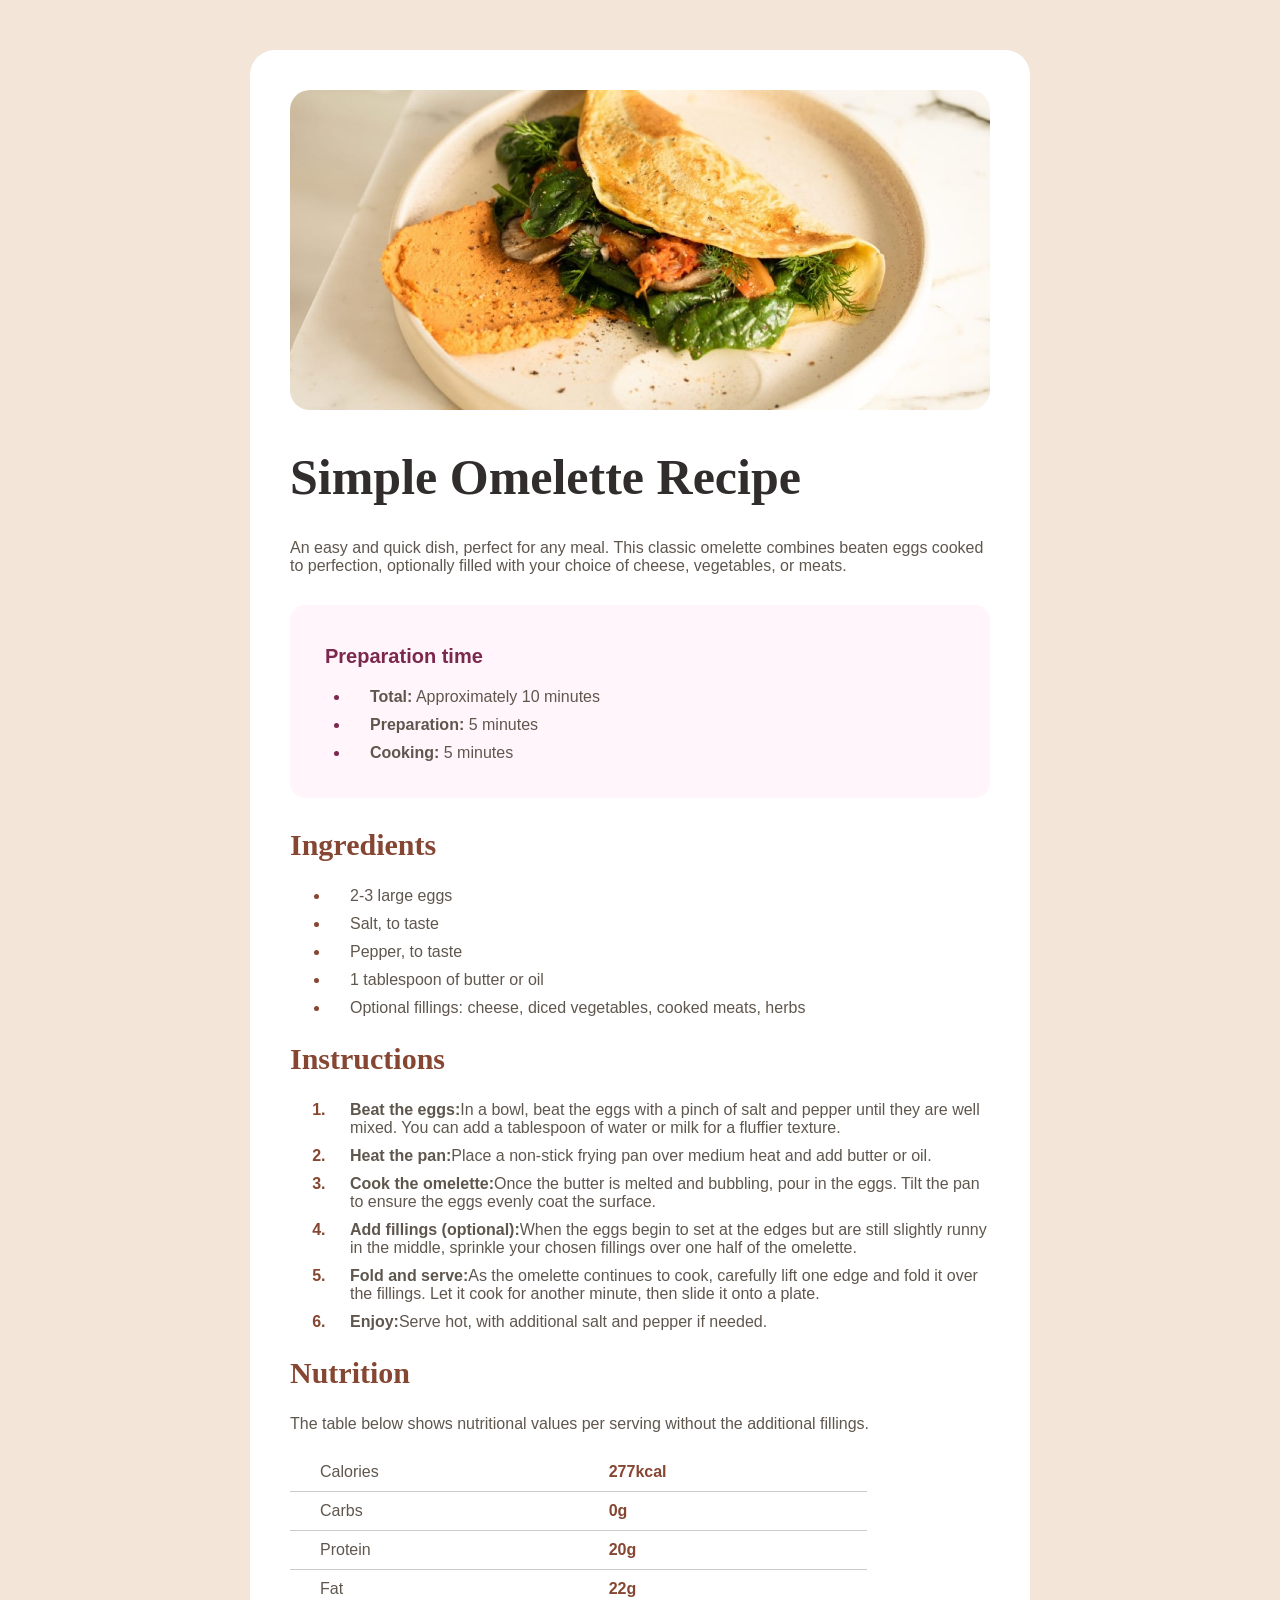
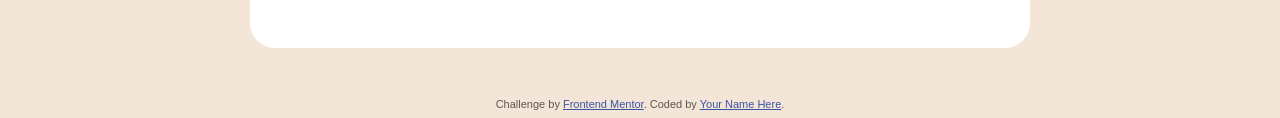
<file: recipe-page-main/index.html>
<!DOCTYPE html>
<html lang="en">
<head>
  <meta charset="UTF-8">
  <meta name="viewport" content="width=device-width, initial-scale=1.0"> <!-- displays site properly based on user's device -->

  <link rel="icon" type="image/png" sizes="32x32" href="./assets/images/favicon-32x32.png">
  
  <title>Frontend Mentor | Recipe page</title>

  <!-- Feel free to remove these styles or customise in your own stylesheet 👍 -->
  <style>
    .attribution { font-size: 11px; text-align: center; }
    .attribution a { color: hsl(228, 45%, 44%); }
  </style>
</head>
<body>
  <link rel="stylesheet" href="style.css">
<div id="cuadro">
  <div id="imagen"><img src="assets/images/image-omelette.jpeg" alt=""></div>
  <h1>Simple Omelette Recipe</h1>

  An easy and quick dish, perfect for any meal. This classic omelette combines beaten eggs cooked 
  to perfection, optionally filled with your choice of cheese, vegetables, or meats.
  <div id="cuadromorado">

  <h3>Preparation time</h3>
<ul id="listacolor">
  <li><strong>Total:</strong> Approximately 10 minutes</li>
  <li><strong>Preparation:</strong> 5 minutes</li>
  <li><strong>Cooking:</strong> 5 minutes</li>
</ul>
  
</div>

  <h2>Ingredients</h2>

  <ul>
    <li>2-3 large eggs</li>
    <li>Salt, to taste</li>
    <li>Pepper, to taste</li>
    <li>1 tablespoon of butter or oil</li>
    <li>Optional fillings: cheese, diced vegetables, cooked meats, herbs</li>
  </ul>
  
  <div>
  <h2>Instructions</h2>

  <ol>

    <li> <strong>Beat the eggs:</strong>In a bowl, beat the eggs with a pinch of salt and pepper until they are well mixed. 
  You can add a tablespoon of water or milk for a fluffier texture.
    </li>

    <li> <strong>Heat the pan:</strong>Place a non-stick frying pan over medium heat and add butter or oil.</li>

    <li> <strong>Cook the omelette:</strong>Once the butter is melted and bubbling, pour in the eggs. Tilt the pan to ensure 
  the eggs evenly coat the surface.</li>

    <li><strong>Add fillings (optional):</strong>When the eggs begin to set at the edges but are still slightly runny in the 
  middle, sprinkle your chosen fillings over one half of the omelette.</li>

    <li><strong>Fold and serve:</strong>As the omelette continues to cook, carefully lift one edge and fold it over the 
  fillings. Let it cook for another minute, then slide it onto a plate.</li>

  <li><strong>Enjoy:</strong>Serve hot, with additional salt and pepper if needed.</li>
  </ol>
  </div>
  <h2>Nutrition</h2>

  The table below shows nutritional values per serving without the additional fillings.
<div id="table">
  <table>
    <tr id="lineas">
      <td>Calories</td>
      <td id="cal">277kcal</td>
    </tr>
    <tr id="lineas">
      <td>Carbs</td>
      <td id="cal">0g</td>
    </tr>
    <tr id="lineas">
      <td>Protein</td>
      <td id="cal">20g</td>
    </tr id="lineas">
    <tr>
      <td>Fat</td>
      <td id="cal">22g</td>
    </tr>
  </table>
</div>

  </div>
  <div class="attribution">
    Challenge by <a href="https://www.frontendmentor.io?ref=challenge" target="_blank">Frontend Mentor</a>. 
    Coded by <a href="#">Your Name Here</a>.
  </div>

</body>
</html>
</file>
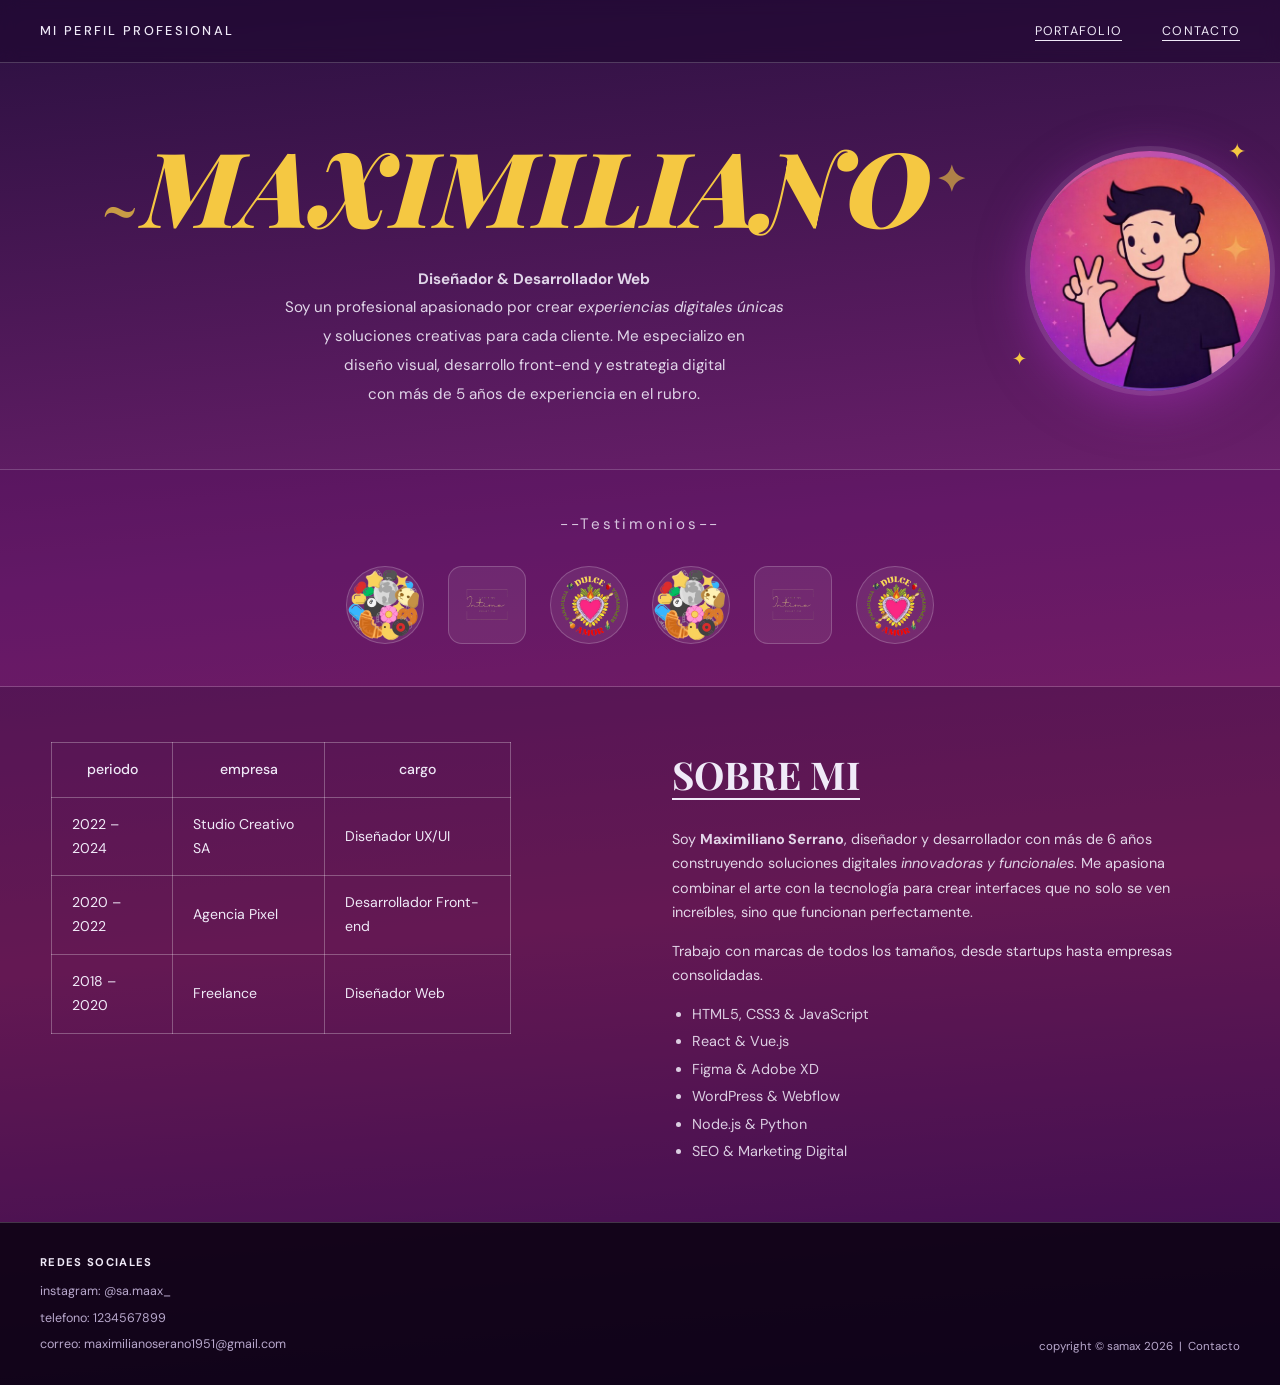
<file: SerranoAmezcua_Proyecto/proyecto_DW/index.html>
<!DOCTYPE html>
<html lang="es">
<head>
  <meta charset="UTF-8" />
  <meta name="viewport" content="width=device-width, initial-scale=1.0"/>
  <title>Mi Perfil Profesional</title>
  <link rel="preconnect" href="https://fonts.googleapis.com">
  <link href="https://fonts.googleapis.com/css2?family=Playfair+Display:ital,wght@0,700;0,900;1,700;1,900&family=DM+Sans:wght@300;400;500&display=swap" rel="stylesheet">
  <style>
    *, *::before, *::after { box-sizing: border-box; margin: 0; padding: 0; }
    :root {
      --bg-grad: linear-gradient(175deg, #2a1040 0%, #6b1f6b 40%, #8c2565 65%, #3d1060 100%);
      --accent-yellow: #f5c842;
      --accent-pink: #e8568a;
      --text: #f0eaf8;
      --muted: #b8a8cc;
      --border: rgba(255,255,255,0.2);
      --font-head: 'Playfair Display', serif;
      --font-body: 'DM Sans', sans-serif;
    }
    html { scroll-behavior: smooth; }
    body {
      background: var(--bg-grad);
      min-height: 100vh;
      color: var(--text);
      font-family: var(--font-body);
      font-size: 15px;
      line-height: 1.7;
    }
    a { color: inherit; text-decoration: none; }

    /* HEADER */
    header {
      display: flex;
      align-items: center;
      justify-content: space-between;
      padding: 18px 40px;
      border-bottom: 1px solid var(--border);
      position: sticky; top: 0; z-index: 100;
      background: rgba(30, 8, 48, 0.6);
      backdrop-filter: blur(8px);
    }
    .logo-text {
      font-size: 0.8rem;
      letter-spacing: 0.18em;
      text-transform: uppercase;
      font-weight: 500;
    }
    nav ul { list-style: none; display: flex; gap: 2.5rem; }
    nav a {
      font-size: 0.78rem;
      letter-spacing: 0.1em;
      text-transform: uppercase;
      border-bottom: 1px solid var(--text);
      padding-bottom: 1px;
      transition: color .2s, border-color .2s;
    }
    nav a:hover { color: var(--accent-yellow); border-color: var(--accent-yellow); }

    /* HERO */
    .hero {
      display: grid;
      grid-template-columns: 1fr 280px;
      align-items: center;
      gap: 4rem;
      padding: 70px 8% 60px;
    }
    .hero-name {
      font-family: var(--font-head);
      font-size: clamp(3.8rem, 9vw, 6.5rem);
      font-weight: 900;
      font-style: italic;
      color: var(--accent-yellow);
      line-height: 1;
      margin-bottom: 28px;
    }
    /* decorative tilde & star */
    .hero-deco-before { font-style: normal; font-size: 0.5em; margin-right: 6px; opacity: 0.75; }
    .hero-deco-after  { font-style: normal; font-size: 0.35em; vertical-align: super; margin-left: 6px; opacity: 0.6; }
    .hero-desc {
      font-size: 0.95rem;
      color: var(--text);
      text-align: center;
      line-height: 1.9;
      opacity: 0.9;
    }
    .avatar-wrap {
      width: 240px; height: 240px;
      border-radius: 50%;
      background: linear-gradient(135deg, #e8568a 0%, #9b4dca 50%, #5b2fa0 100%);
      display: flex; align-items: center; justify-content: center;
      overflow: visible;
      box-shadow: 0 0 0 5px rgba(255,255,255,0.1), 0 12px 50px rgba(180, 50, 200, 0.5);
      position: relative;
    }
    .avatar-wrap img {
      width: 240px; height: 240px;
      object-fit: cover;
      border-radius: 50%;
      display: block;
    }
    .sparkle {
      position: absolute;
      color: var(--accent-yellow);
      animation: twinkle 2s infinite ease-in-out;
      pointer-events: none;
    }
    .sparkle:nth-child(1) { font-size: 1.4rem; top: -18px; right: 24px; }
    .sparkle:nth-child(2) { font-size: 1.1rem; bottom: 16px; left: -18px; animation-delay: .8s; }
    .sparkle:nth-child(3) { font-size: 0.8rem; top: 28px; right: -20px; animation-delay: 1.4s; }
    @keyframes twinkle { 0%,100%{opacity:1;transform:scale(1)} 50%{opacity:0.25;transform:scale(0.6)} }

    /* TESTIMONIOS */
    .testimonios-section {
      padding: 42px 8%;
      background: rgba(80, 10, 90, 0.28);
      border-top: 1px solid var(--border);
      border-bottom: 1px solid var(--border);
    }
    .testimonios-title {
      text-align: center;
      font-size: 0.95rem;
      letter-spacing: 0.18em;
      margin-bottom: 28px;
      opacity: 0.82;
    }
    .logos-row {
      display: flex;
      align-items: center;
      justify-content: center;
      gap: 24px;
      flex-wrap: wrap;
    }
    .logo-item {
      width: 78px; height: 78px;
      border-radius: 14px;
      background: rgba(255,255,255,0.07);
      border: 1px solid var(--border);
      display: flex; align-items: center; justify-content: center;
      overflow: hidden;
      flex-shrink: 0;
    }
    .logo-item.round { border-radius: 50%; }
    .logo-item img { width: 100%; height: 100%; object-fit: cover; }
    .testimonials-full { display: none; } /* semantic but hidden */

    /* EXP + SOBRE MÍ */
    .about-exp {
      display: grid;
      grid-template-columns: 1fr 1fr;
      background: rgba(40, 5, 55, 0.4);
    }
    .exp-col { padding: 55px 5% 55px 8%; }
    .exp-table {
      border-collapse: collapse;
      width: 100%;
      max-width: 460px;
    }
    .exp-table th, .exp-table td {
      border: 1.5px solid rgba(255,255,255,0.28);
      padding: 15px 20px;
      font-size: 0.88rem;
      color: var(--text);
    }
    .exp-table th { font-weight: 500; }

    .sobre-col { padding: 55px 8% 55px 5%; }
    .sobre-title {
      font-family: var(--font-head);
      font-size: 2.4rem;
      font-weight: 700;
      text-decoration: underline;
      text-underline-offset: 8px;
      text-decoration-thickness: 2px;
      margin-bottom: 20px;
    }
    .sobre-bio { font-size: 0.9rem; opacity: 0.9; margin-bottom: 14px; }
    .skills-list {
      list-style: disc;
      padding-left: 20px;
      font-size: 0.9rem;
      opacity: 0.87;
    }
    .skills-list li { margin-bottom: 3px; }

    /* FOOTER */
    footer {
      background: rgba(10, 2, 16, 0.88);
      padding: 28px 40px;
      display: flex;
      justify-content: space-between;
      align-items: flex-start;
      flex-wrap: wrap;
      gap: 16px;
      border-top: 1px solid var(--border);
    }
    .footer-social { font-size: 0.78rem; color: var(--muted); line-height: 2.1; }
    .footer-social strong { display: block; font-size: 0.7rem; letter-spacing: 0.12em; text-transform: uppercase; color: var(--text); margin-bottom: 4px; }
    .footer-social a { color: var(--muted); transition: color .2s; }
    .footer-social a:hover { color: var(--accent-yellow); }
    .footer-copy { font-size: 0.72rem; color: var(--muted); align-self: flex-end; }

    @media (max-width: 700px) {
      .hero { grid-template-columns: 1fr; text-align: center; justify-items: center; }
      .about-exp { grid-template-columns: 1fr; }
      header { padding: 14px 20px; }
    }
  </style>
</head>
<body>

  <header>
    <span class="logo-text">MI PERFIL PROFESIONAL</span>
    <nav>
      <ul>
        <li><a href="portafolio.html">Portafolio</a></li>
        <li><a href="contacto.html">Contacto</a></li>
      </ul>
    </nav>
  </header>

  <main>

    <!-- HERO -->
    <section class="hero" aria-label="Sección héroe">
      <div class="hero-left">
        <h1 class="hero-name">
          <span class="hero-deco-before">~</span>MAXIMILIANO<span class="hero-deco-after">✦</span>
        </h1>
        <p class="hero-desc">
          <strong>Diseñador &amp; Desarrollador Web</strong><br>
          Soy un profesional apasionado por crear <em>experiencias digitales únicas</em><br>
          y soluciones creativas para cada cliente. Me especializo en<br>
          diseño visual, desarrollo front-end y estrategia digital<br>
          con más de 5 años de experiencia en el rubro.
        </p>
      </div>
      <div class="hero-right">
        <div class="avatar-wrap">
          <span class="sparkle">✦</span>
          <span class="sparkle">✦</span>
          <span class="sparkle">✦</span>
          <img
            src="img/avatar.png"
            alt="Avatar de Maximiliano Serrano, diseñador y desarrollador web"
            width="240"
            height="240"
          />
        </div>
      </div>
    </section>

    <!-- TESTIMONIOS -->
    <section class="testimonios-section" aria-label="Testimonios">
      <p class="testimonios-title">--Testimonios--</p>
      <div class="logos-row">
        <div class="logo-item round">
          <img src="img/orb2.png" alt="Logo cliente 1">
        </div>
        <div class="logo-item">
          <img src="img/intimo (2).png" alt="Logo Intimo Catering">
        </div>
        <div class="logo-item round">
          <img src="img/dolce2.png" alt="Logo Dulce Amor">
        </div>
        <div class="logo-item round">
          <img src="img/orb2.png" alt="Logo cliente 4">
        </div>
        <div class="logo-item">
          <img src="img/intimo (2).png" alt="Logo Intimo Catering repetido">
        </div>
        <div class="logo-item round">
          <img src="img/dolce2.png" alt="Logo Dulce Amor repetido">
        </div>
      </div>

      <!-- Contenido semántico completo oculto visualmente -->
      <div class="testimonials-full">
        <article>
          <blockquote>
            <p>"Maximiliano transformó completamente la imagen de nuestra marca. Profesional, creativo y siempre atento a los detalles."</p>
            <footer><cite>— María González, Intimo Catering</cite></footer>
          </blockquote>
        </article>
        <article>
          <blockquote>
            <p>"El mejor diseñador con el que hemos trabajado. Entregó el proyecto a tiempo y superó todas nuestras expectativas."</p>
            <footer><cite>— Carlos Ruiz, Dulce Amor</cite></footer>
          </blockquote>
        </article>
      </div>
    </section>

    <!-- EXPERIENCIA + SOBRE MÍ -->
    <section class="about-exp" aria-label="Experiencia y Sobre mí">
      <div class="exp-col">
        <table class="exp-table" aria-label="Experiencia profesional">
          <thead>
            <tr>
              <th scope="col">periodo</th>
              <th scope="col">empresa</th>
              <th scope="col">cargo</th>
            </tr>
          </thead>
          <tbody>
            <tr>
              <td>2022 – 2024</td>
              <td>Studio Creativo SA</td>
              <td>Diseñador UX/UI</td>
            </tr>
            <tr>
              <td>2020 – 2022</td>
              <td>Agencia Pixel</td>
              <td>Desarrollador Front-end</td>
            </tr>
            <tr>
              <td>2018 – 2020</td>
              <td>Freelance</td>
              <td>Diseñador Web</td>
            </tr>
          </tbody>
        </table>
      </div>

      <div class="sobre-col">
        <h2 class="sobre-title">SOBRE MI</h2>
        <p class="sobre-bio">
          Soy <strong>Maximiliano Serrano</strong>, diseñador y desarrollador con más de 6 años construyendo soluciones digitales <em>innovadoras y funcionales</em>. Me apasiona combinar el arte con la tecnología para crear interfaces que no solo se ven increíbles, sino que funcionan perfectamente.
        </p>
        <p class="sobre-bio">
          Trabajo con marcas de todos los tamaños, desde startups hasta empresas consolidadas.
        </p>
        <ul class="skills-list" aria-label="Habilidades técnicas">
          <li>HTML5, CSS3 &amp; JavaScript</li>
          <li>React &amp; Vue.js</li>
          <li>Figma &amp; Adobe XD</li>
          <li>WordPress &amp; Webflow</li>
          <li>Node.js &amp; Python</li>
          <li>SEO &amp; Marketing Digital</li>
        </ul>
      </div>
    </section>

  </main>

  <footer>
    <div class="footer-social">
      <strong>Redes Sociales</strong>
      <a href="#">instagram: @sa.maax_</a><br>
      <span>telefono: 1234567899</span><br>
      <a href="mailto:maximilianoserano1951@gmail.com">correo: maximilianoserano1951@gmail.com</a>
    </div>
    <div class="footer-copy">
      copyright © samax 2026 &nbsp;|&nbsp; <a href="contacto.html" style="color:var(--muted)">Contacto</a>
    </div>
  </footer>

</body>
</html>
</file>
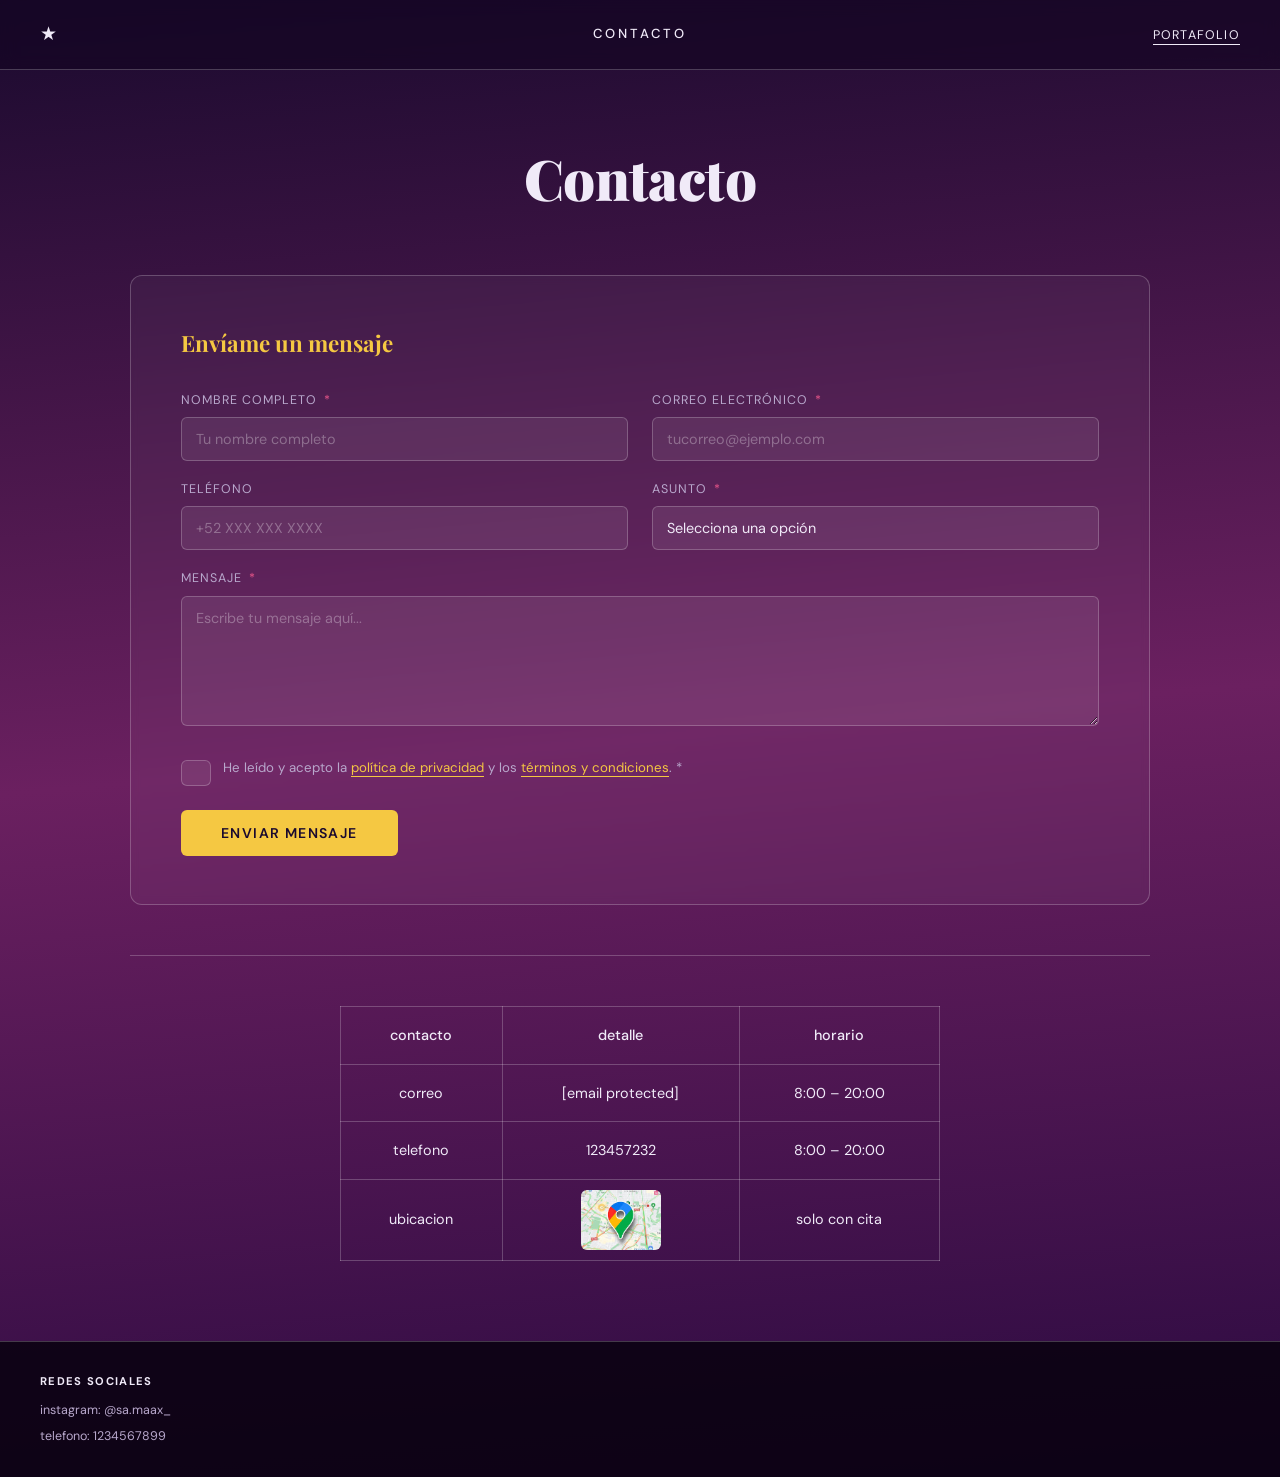
<file: SerranoAmezcua_Proyecto/proyecto_DW/contacto.html>
<!DOCTYPE html>
<html lang="es">
<head>
  <meta charset="UTF-8" />
  <meta name="viewport" content="width=device-width, initial-scale=1.0"/>
  <title>Contacto – Maximiliano</title>
  <link rel="preconnect" href="https://fonts.googleapis.com">
  <link href="https://fonts.googleapis.com/css2?family=Playfair+Display:wght@700;900&family=DM+Sans:wght@300;400;500&display=swap" rel="stylesheet">
  <style>
    *, *::before, *::after { box-sizing: border-box; margin: 0; padding: 0; }
    :root {
      --bg-top: #1a0a2e;
      --bg-mid: #6b2060;
      --bg-btm: #2a0a40;
      --accent-yellow: #f5c842;
      --accent-pink: #e8568a;
      --text: #f0eaf8;
      --muted: #b8a8cc;
      --border: rgba(255,255,255,0.22);
      --font-head: 'Playfair Display', serif;
      --font-body: 'DM Sans', sans-serif;
    }
    html { scroll-behavior: smooth; }
    body {
      background: linear-gradient(175deg, var(--bg-top) 0%, var(--bg-mid) 50%, var(--bg-btm) 100%);
      min-height: 100vh;
      color: var(--text);
      font-family: var(--font-body);
      font-size: 15px;
      line-height: 1.7;
    }
    a { color: inherit; text-decoration: none; }

    /* HEADER */
    header {
      display: flex;
      align-items: center;
      justify-content: space-between;
      padding: 18px 40px;
      border-bottom: 1px solid var(--border);
      position: sticky; top: 0; z-index: 100;
      background: rgba(20, 5, 35, 0.65);
      backdrop-filter: blur(8px);
    }
    .logo-star { font-size: 1.2rem; color: var(--text); }
    .header-title {
      font-size: 0.82rem;
      letter-spacing: 0.22em;
      text-transform: uppercase;
      font-weight: 500;
      position: absolute;
      left: 50%;
      transform: translateX(-50%);
    }
    nav ul { list-style: none; display: flex; gap: 2rem; }
    nav a {
      font-size: 0.78rem;
      letter-spacing: 0.1em;
      text-transform: uppercase;
      border-bottom: 1px solid var(--text);
      padding-bottom: 1px;
      transition: color .2s, border-color .2s;
    }
    nav a:hover { color: var(--accent-yellow); border-color: var(--accent-yellow); }

    /* MAIN LAYOUT */
    main {
      max-width: 1100px;
      margin: 0 auto;
      padding: 60px 40px 80px;
    }
    h1.page-title {
      font-family: var(--font-head);
      font-size: clamp(2.4rem, 5vw, 3.5rem);
      font-weight: 900;
      margin-bottom: 50px;
      text-align: center;
      letter-spacing: -0.01em;
    }

    /* FORM AREA – takes the upper section (gradient area in wireframe) */
    .form-section {
      background: rgba(255,255,255,0.04);
      border: 1px solid var(--border);
      border-radius: 12px;
      padding: 48px 50px;
      margin-bottom: 50px;
      backdrop-filter: blur(4px);
    }
    .form-section h2 {
      font-family: var(--font-head);
      font-size: 1.4rem;
      font-weight: 700;
      margin-bottom: 28px;
      color: var(--accent-yellow);
    }
    .form-grid {
      display: grid;
      grid-template-columns: 1fr 1fr;
      gap: 18px 24px;
    }
    .form-grid .full { grid-column: 1 / -1; }
    label {
      display: block;
      font-size: 0.78rem;
      letter-spacing: 0.08em;
      text-transform: uppercase;
      color: var(--muted);
      margin-bottom: 6px;
    }
    label .req { color: var(--accent-pink); margin-left: 3px; }
    input, select, textarea {
      width: 100%;
      background: rgba(255,255,255,0.07);
      border: 1px solid var(--border);
      border-radius: 6px;
      padding: 12px 14px;
      color: var(--text);
      font-family: var(--font-body);
      font-size: 0.9rem;
      outline: none;
      transition: border-color .2s, background .2s;
      appearance: none;
    }
    input::placeholder, textarea::placeholder { color: rgba(255,255,255,0.3); }
    input:focus, select:focus, textarea:focus {
      border-color: var(--accent-yellow);
      background: rgba(255,255,255,0.1);
    }
    select option { background: #2a0a40; color: var(--text); }
    textarea { resize: vertical; min-height: 130px; }

    .checkbox-row {
      display: flex;
      align-items: flex-start;
      gap: 12px;
      margin-top: 6px;
    }
    .checkbox-row input[type="checkbox"] {
      width: 18px; height: 18px;
      min-width: 18px;
      margin-top: 2px;
      cursor: pointer;
      accent-color: var(--accent-yellow);
    }
    .checkbox-row span {
      font-size: 0.83rem;
      color: var(--muted);
      line-height: 1.5;
    }
    .checkbox-row a { color: var(--accent-yellow); border-bottom: 1px solid var(--accent-yellow); }

    .btn-submit {
      display: inline-block;
      margin-top: 24px;
      padding: 14px 40px;
      background: var(--accent-yellow);
      color: #1a0a2e;
      font-family: var(--font-body);
      font-size: 0.88rem;
      font-weight: 600;
      letter-spacing: 0.1em;
      text-transform: uppercase;
      border: none;
      border-radius: 6px;
      cursor: pointer;
      transition: background .2s, transform .15s;
    }
    .btn-submit:hover { background: #e8b830; transform: translateY(-1px); }

    /* DIVIDER */
    .divider {
      border: none;
      border-top: 1px solid var(--border);
      margin: 0 0 50px;
    }

    /* CONTACT TABLE */
    .contact-table-wrap {
      display: flex;
      justify-content: center;
    }
    .contact-table {
      border-collapse: collapse;
      min-width: 480px;
      max-width: 600px;
      width: 100%;
    }
    .contact-table th, .contact-table td {
      border: 1.5px solid var(--border);
      padding: 16px 24px;
      font-size: 0.9rem;
      text-align: center;
      color: var(--text);
    }
    .contact-table th { font-weight: 500; }
    .contact-table .map-cell { padding: 10px; }
    .map-img {
      width: 80px; height: 60px;
      object-fit: cover;
      border-radius: 6px;
      display: block;
      margin: 0 auto;
    }

    /* FOOTER */
    footer {
      background: rgba(10, 2, 16, 0.88);
      padding: 28px 40px;
      display: flex;
      justify-content: space-between;
      align-items: flex-start;
      flex-wrap: wrap;
      gap: 16px;
      border-top: 1px solid var(--border);
    }
    .footer-social { font-size: 0.78rem; color: var(--muted); line-height: 2.1; }
    .footer-social strong { display: block; font-size: 0.7rem; letter-spacing: 0.12em; text-transform: uppercase; color: var(--text); margin-bottom: 4px; }
    .footer-social a { color: var(--muted); transition: color .2s; }
    .footer-social a:hover { color: var(--accent-yellow); }
    .footer-copy { font-size: 0.72rem; color: var(--muted); align-self: flex-end; }

    @media (max-width: 650px) {
      main { padding: 40px 20px 60px; }
      .form-section { padding: 30px 22px; }
      .form-grid { grid-template-columns: 1fr; }
      .contact-table { min-width: unset; }
    }
  </style>
</head>
<body>

  <header>
    <a href="index.html" class="logo-star" title="Volver al inicio">★</a>
    <span class="header-title">Contacto</span>
    <nav>
      <ul>
        <li><a href="portafolio.html">Portafolio</a></li>
      </ul>
    </nav>
  </header>

  <main>
    <h1 class="page-title">Contacto</h1>

    <!-- FORMULARIO -->
    <section class="form-section" aria-label="Formulario de contacto">
      <h2>Envíame un mensaje</h2>
      <form action="#" method="POST" novalidate>
        <div class="form-grid">

          <div>
            <label for="nombre">Nombre completo <span class="req">*</span></label>
            <input type="text" id="nombre" name="nombre" placeholder="Tu nombre completo" required />
          </div>

          <div>
            <label for="email">Correo electrónico <span class="req">*</span></label>
            <input type="email" id="email" name="email" placeholder="tucorreo@ejemplo.com" required />
          </div>

          <div>
            <label for="telefono">Teléfono</label>
            <input type="tel" id="telefono" name="telefono" placeholder="+52 XXX XXX XXXX" />
          </div>

          <div>
            <label for="asunto">Asunto <span class="req">*</span></label>
            <select id="asunto" name="asunto" required>
              <option value="" disabled selected>Selecciona una opción</option>
              <option value="consulta">Consulta</option>
              <option value="proyecto">Proyecto</option>
              <option value="trabajo">Trabajo</option>
              <option value="otro">Otro</option>
            </select>
          </div>

          <div class="full">
            <label for="mensaje">Mensaje <span class="req">*</span></label>
            <textarea id="mensaje" name="mensaje" placeholder="Escribe tu mensaje aquí..." required></textarea>
          </div>

          <div class="full">
            <div class="checkbox-row">
              <input type="checkbox" id="politicas" name="politicas" required />
              <span>He leído y acepto la <a href="#">política de privacidad</a> y los <a href="#">términos y condiciones</a>. <span class="req">*</span></span>
            </div>
          </div>

        </div>
        <button type="submit" class="btn-submit">Enviar mensaje</button>
      </form>
    </section>

    <hr class="divider" />

    <!-- TABLA DE CONTACTO + MAPA -->
    <section aria-label="Información de contacto">
      <div class="contact-table-wrap">
        <table class="contact-table" aria-label="Métodos de contacto">
          <thead>
            <tr>
              <th scope="col">contacto</th>
              <th scope="col">detalle</th>
              <th scope="col">horario</th>
            </tr>
          </thead>
          <tbody>
            <tr>
              <td>correo</td>
              <td><a href="/cdn-cgi/l/email-protection" class="__cf_email__" data-cfemail="5d303c251d3a303c3431733e3230">[email&#160;protected]</a></td>
              <td>8:00 – 20:00</td>
            </tr>
            <tr>
              <td>telefono</td>
              <td>123457232</td>
              <td>8:00 – 20:00</td>
            </tr>
            <tr>
              <td>ubicacion</td>
              <td class="map-cell">
                <img
                  src="img/mapa.jpg"
                  alt="Mapa de ubicación ficticio – Guadalajara, Jalisco, México"
                  class="map-img"
                  width="80" height="60"
                />
              </td>
              <td>solo con cita</td>
            </tr>
          </tbody>
        </table>
      </div>
    </section>

  </main>

  <footer>
    <div class="footer-social">
      <strong>Redes Sociales</strong>
      <a href="#">instagram: @sa.maax_</a><br>
      <span>telefono: 1234567899</span><br>
      <a href="/cdn-cgi/l/email-protection#1d707c6574707471747c73726e786f7c73722c2
</file>
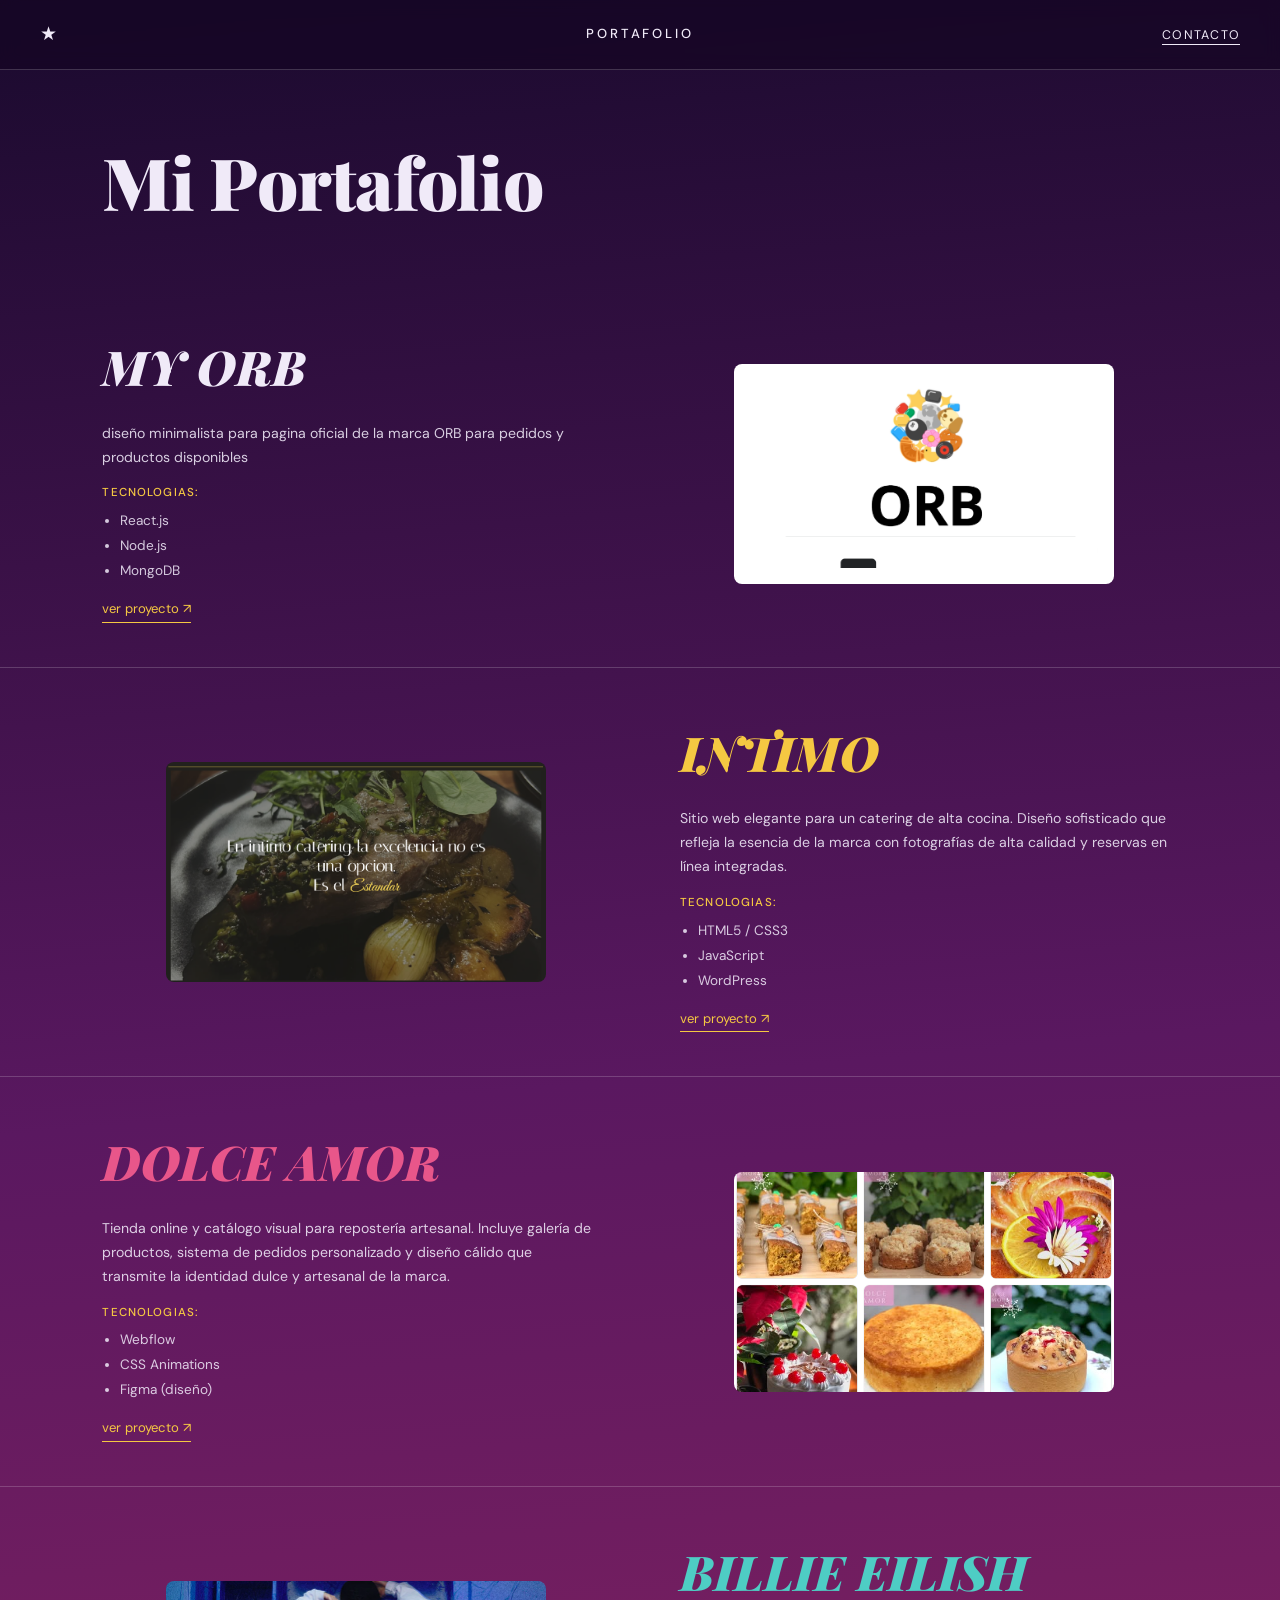
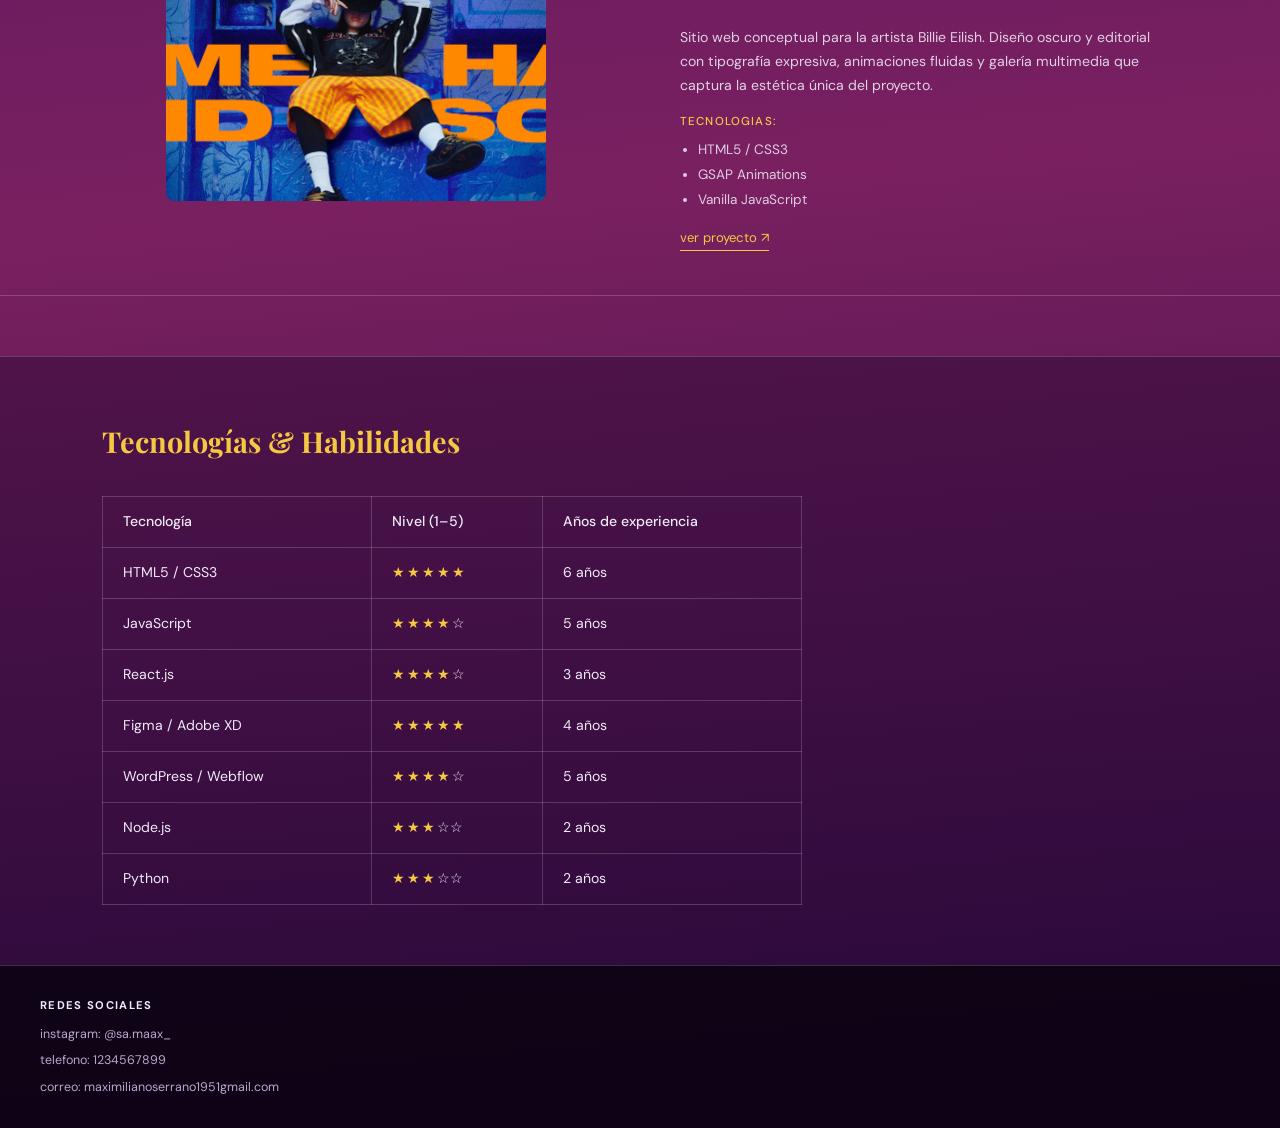
<file: SerranoAmezcua_Proyecto/proyecto_DW/portafolio.html>
<!DOCTYPE html>
<html lang="es">
<head>
  <meta charset="UTF-8" />
  <meta name="viewport" content="width=device-width, initial-scale=1.0"/>
  <title>Portafolio – Maximiliano</title>
  <link rel="preconnect" href="https://fonts.googleapis.com">
  <link href="https://fonts.googleapis.com/css2?family=Playfair+Display:ital,wght@0,700;0,900;1,900&family=DM+Sans:wght@300;400;500&display=swap" rel="stylesheet">
  <style>
    *, *::before, *::after { box-sizing: border-box; margin: 0; padding: 0; }
    :root {
      --bg-grad: linear-gradient(175deg, #1a0a2e 0%, #5a1860 40%, #7a2060 65%, #2a0a40 100%);
      --accent-yellow: #f5c842;
      --accent-pink: #e8568a;
      --accent-cyan: #4ecdc4;
      --text: #f0eaf8;
      --muted: #b8a8cc;
      --border: rgba(255,255,255,0.18);
      --font-head: 'Playfair Display', serif;
      --font-body: 'DM Sans', sans-serif;
    }
    html { scroll-behavior: smooth; }
    body {
      background: var(--bg-grad);
      min-height: 100vh;
      color: var(--text);
      font-family: var(--font-body);
      font-size: 15px;
      line-height: 1.7;
    }
    a { color: inherit; text-decoration: none; }

    /* HEADER */
    header {
      display: flex;
      align-items: center;
      justify-content: space-between;
      padding: 18px 40px;
      border-bottom: 1px solid var(--border);
      position: sticky; top: 0; z-index: 100;
      background: rgba(20, 5, 35, 0.65);
      backdrop-filter: blur(8px);
    }
    .logo-star { font-size: 1.2rem; color: var(--text); }
    .header-title {
      font-size: 0.82rem;
      letter-spacing: 0.22em;
      text-transform: uppercase;
      font-weight: 500;
      position: absolute;
      left: 50%;
      transform: translateX(-50%);
    }
    nav ul { list-style: none; display: flex; gap: 2rem; }
    nav a {
      font-size: 0.78rem;
      letter-spacing: 0.1em;
      text-transform: uppercase;
      border-bottom: 1px solid var(--text);
      padding-bottom: 1px;
      transition: color .2s, border-color .2s;
    }
    nav a:hover, nav a.active { color: var(--accent-yellow); border-color: var(--accent-yellow); }

    /* PAGE TITLE */
    h1.page-title {
      font-family: var(--font-head);
      font-size: clamp(2.8rem, 6vw, 4.5rem);
      font-weight: 900;
      padding: 50px 8% 40px;
      letter-spacing: -0.01em;
    }

    /* PROJECTS – alternating layout like wireframe */
    .projects { padding: 0 0 60px; }

    /* Each project alternates: text-left img-right / img-left text-right */
    article.project {
      display: grid;
      grid-template-columns: 1fr 1fr;
      align-items: center;
      gap: 0;
      padding: 0 8%;
      margin-bottom: 0;
      border-bottom: 1px solid var(--border);
      min-height: 260px;
    }
    article.project:nth-child(even) .proj-info { order: 2; }
    article.project:nth-child(even) .proj-img  { order: 1; }

    .proj-info { padding: 44px 40px 44px 0; }
    article.project:nth-child(even) .proj-info { padding: 44px 0 44px 40px; }

    .proj-title {
      font-family: var(--font-head);
      font-size: clamp(2rem, 4vw, 3rem);
      font-weight: 900;
      font-style: italic;
      margin-bottom: 14px;
    }
    .proj-title.yellow { color: var(--accent-yellow); }
    .proj-title.pink   { color: var(--accent-pink); }
    .proj-title.cyan   { color: var(--accent-cyan); }
    .proj-title.white  { color: var(--text); }

    .proj-desc { font-size: 0.88rem; opacity: 0.88; margin-bottom: 14px; }

    .proj-tech-label {
      font-size: 0.72rem;
      letter-spacing: 0.1em;
      text-transform: uppercase;
      color: var(--accent-yellow);
      margin-bottom: 6px;
      font-weight: 500;
    }
    .tech-list { list-style: disc; padding-left: 18px; font-size: 0.85rem; opacity: 0.85; margin-bottom: 14px; }
    .tech-list li { margin-bottom: 2px; }

    .ver-proyecto {
      font-size: 0.82rem;
      color: var(--accent-yellow);
      border-bottom: 1px solid var(--accent-yellow);
      padding-bottom: 1px;
      display: inline-block;
      transition: opacity .2s;
    }
    .ver-proyecto:hover { opacity: 0.7; }

    .proj-img {
      padding: 24px 0 24px 30px;
      display: flex; align-items: center; justify-content: center;
    }
    article.project:nth-child(even) .proj-img { padding: 24px 30px 24px 0; }

    .proj-img img {
      width: 100%; max-width: 380px;
      max-height: 220px;
      object-fit: cover;
      border-radius: 8px;
      display: block;
    }
    /* ORB project has special layout: white bg */
    .proj-img.orb-img img {
      background: #fff;
      padding: 16px;
      border-radius: 8px;
    }

    /* SKILLS TABLE */
    .skills-section {
      padding: 60px 8%;
      background: rgba(30, 5, 45, 0.4);
      border-top: 1px solid var(--border);
    }
    .skills-section h2 {
      font-family: var(--font-head);
      font-size: 1.8rem;
      font-weight: 700;
      margin-bottom: 30px;
      color: var(--accent-yellow);
    }
    .skills-table {
      border-collapse: collapse;
      width: 100%;
      max-width: 700px;
    }
    .skills-table th, .skills-table td {
      border: 1.5px solid var(--border);
      padding: 13px 20px;
      font-size: 0.88rem;
      text-align: left;
    }
    .skills-table th { font-weight: 500; color: var(--text); }
    .stars { color: var(--accent-yellow); letter-spacing: 2px; }

    /* FOOTER */
    footer {
      background: rgba(10, 2, 16, 0.88);
      padding: 28px 40px;
      display: flex;
      justify-content: space-between;
      align-items: flex-start;
      flex-wrap: wrap;
      gap: 16px;
      border-top: 1px solid var(--border);
    }
    .footer-social { font-size: 0.78rem; color: var(--muted); line-height: 2.1; }
    .footer-social strong { display: block; font-size: 0.7rem; letter-spacing: 0.12em; text-transform: uppercase; color: var(--text); margin-bottom: 4px; }
    .footer-social a { color: var(--muted); transition: color .2s; }
    .footer-social a:hover { color: var(--accent-yellow); }
    .footer-copy { font-size: 0.72rem; color: var(--muted); align-self: flex-end; }

    @media (max-width: 700px) {
      article.project { grid-template-columns: 1fr; }
      article.project:nth-child(even) .proj-info,
      article.project:nth-child(even) .proj-img { order: unset; }
      .proj-info, article.project:nth-child(even) .proj-info { padding: 30px 0; }
      .proj-img, article.project:nth-child(even) .proj-img { padding: 0 0 30px; }
    }
  </style>
</head>
<body>

  <header>
    <a href="index.html" class="logo-star" title="Volver al inicio">★</a>
    <span class="header-title">Portafolio</span>
    <nav>
      <ul>
        <li><a href="contacto.html">Contacto</a></li>
      </ul>
    </nav>
  </header>

  <main>
    <h1 class="page-title">Mi Portafolio</h1>

    <section class="projects" aria-label="Proyectos">

      <!-- Proyecto 1: MY ORB -->
      <article class="project">
        <div class="proj-info">
          <h2 class="proj-title white">MY ORB</h2>
          <p class="proj-desc">
            diseño minimalista para pagina oficial de la marca ORB para pedidos y productos disponibles
          </p>
          <p class="proj-tech-label">Tecnologias:</p>
          <ul class="tech-list">
            <li>React.js</li>
            <li>Node.js</li>
            <li>MongoDB</li>
          </ul>
          <a href="#" class="ver-proyecto">ver proyecto ↗</a>
        </div>
        <div class="proj-img orb-img">
          <img
            src="img/ORB.png"
            alt="Captura de pantalla del proyecto MY ORB"
            width="380" height="220"
          />
        </div>
      </article>

      <!-- Proyecto 2: INTIMO -->
      <article class="project">
        <div class="proj-info">
          <h3 class="proj-title yellow">INTIMO</h3>
          <p class="proj-desc">
            Sitio web elegante para un catering de alta cocina. Diseño sofisticado que refleja la esencia de la marca con fotografías de alta calidad y reservas en línea integradas.
          </p>
          <p class="proj-tech-label">Tecnologias:</p>
          <ul class="tech-list">
            <li>HTML5 / CSS3</li>
            <li>JavaScript</li>
            <li>WordPress</li>
          </ul>
          <a href="#" class="ver-proyecto">ver proyecto ↗</a>
        </div>
        <div class="proj-img">
          <img
            src="img/INTIMO.png"
            alt="Captura del sitio web Intimo Catering"
            width="380" height="220"
          />
        </div>
      </article>

      <!-- Proyecto 3: DOLCE AMOR -->
      <article class="project">
        <div class="proj-info">
          <h3 class="proj-title pink">DOLCE AMOR</h3>
          <p class="proj-desc">
            Tienda online y catálogo visual para repostería artesanal. Incluye galería de productos, sistema de pedidos personalizado y diseño cálido que transmite la identidad dulce y artesanal de la marca.
          </p>
          <p class="proj-tech-label">Tecnologias:</p>
          <ul class="tech-list">
            <li>Webflow</li>
            <li>CSS Animations</li>
            <li>Figma (diseño)</li>
          </ul>
          <a href="#" class="ver-proyecto">ver proyecto ↗</a>
        </div>
        <div class="proj-img">
          <img
            src="img/DOLCE.png"
            alt="Captura del sitio Dolce Amor repostería"
            width="380" height="220"
          />
        </div>
      </article>

      <!-- Proyecto 4: BILLIE EILISH FAN PAGE -->
      <article class="project">
        <div class="proj-info">
          <h3 class="proj-title cyan">BILLIE EILISH</h3>
          <p class="proj-desc">
            Sitio web conceptual para la artista Billie Eilish. Diseño oscuro y editorial con tipografía expresiva, animaciones fluidas y galería multimedia que captura la estética única del proyecto.
          </p>
          <p class="proj-tech-label">Tecnologias:</p>
          <ul class="tech-list">
            <li>HTML5 / CSS3</li>
            <li>GSAP Animations</li>
            <li>Vanilla JavaScript</li>
          </ul>
          <a href="#" class="ver-proyecto">ver proyecto ↗</a>
        </div>
        <div class="proj-img">
          <img
            src="img/BE.png"
            alt="Captura del sitio fan Billie Eilish"
            width="380" height="220"
          />
        </div>
      </article>

    </section>

    <!-- TABLA DE HABILIDADES -->
    <section class="skills-section" aria-label="Tabla de habilidades tecnológicas">
      <h2>Tecnologías &amp; Habilidades</h2>
      <table class="skills-table" aria-label="Comparativa de tecnologías">
        <thead>
          <tr>
            <th scope="col">Tecnología</th>
            <th scope="col">Nivel (1–5)</th>
            <th scope="col">Años de experiencia</th>
          </tr>
        </thead>
        <tbody>
          <tr>
            <td>HTML5 / CSS3</td>
            <td><span class="stars">★★★★★</span></td>
            <td>6 años</td>
          </tr>
          <tr>
            <td>JavaScript</td>
            <td><span class="stars">★★★★</span>☆</td>
            <td>5 años</td>
          </tr>
          <tr>
            <td>React.js</td>
            <td><span class="stars">★★★★</span>☆</td>
            <td>3 años</td>
          </tr>
          <tr>
            <td>Figma / Adobe XD</td>
            <td><span class="stars">★★★★★</span></td>
            <td>4 años</td>
          </tr>
          <tr>
            <td>WordPress / Webflow</td>
            <td><span class="stars">★★★★</span>☆</td>
            <td>5 años</td>
          </tr>
          <tr>
            <td>Node.js</td>
            <td><span class="stars">★★★</span>☆☆</td>
            <td>2 años</td>
          </tr>
          <tr>
            <td>Python</td>
            <td><span class="stars">★★★</span>☆☆</td>
            <td>2 años</td>
          </tr>
        </tbody>
      </table>
    </section>

  </main>

  <footer>
    <div class="footer-social">
      <strong>Redes Sociales</strong>
      <a href="#">instagram: @sa.maax_</a><br>
      <span>telefono: 1234567899</span><br>
      <a href="/cdn-cgi/l/email-protection#a7cac6dfcecacecbcec6c9c8d4c2d5c6c9c8969e9296e7c0cac6cecb89c4c8ca">correo: maximilianoserrano1951gmail.com <span class="__cf_email__" data-cfemail="a0cdc1d8c9cdc9ccc9c1cecfd3c5d2c1cecf9199
</file>
<file: recipe-page-main/style.css>
#cuadro{
background-color: white;
width: 700px;
border-radius: 25px;
margin: 50px auto;
padding: 40px;
}

img{
max-width: 100%;
overflow: hidden;
border-radius: 20px;
}

#listacolor li::marker{
color: hsl(332, 51%, 32%);
}

li{
padding-left: 20px;
}

li::marker{
color: hsl(14, 45%, 36%);
font-weight: bold;
}

#cal{
    font-weight: bold;
    color: hsl(14, 45%, 36%);
}

h1{
font-size: 50px;
font-family: serif;
color: hsl(24, 5%, 18%);
}

td{
    padding-right: 200px;
    padding-left: 30px;
    padding-top: 10px;
    padding-bottom: 10px;
}

table{
border-collapse: collapse;
}

#table{
    padding-top: 20px;
}

#lineas{
border-bottom: 1px solid rgb(203, 203, 203);
}

h2{
font-family: serif;
color: hsl(14, 45%, 36%);
font-size: 30px;
}

h3{
font-size: 20px;
color: hsl(332, 51%, 32%);
font-weight: bold;
padding-left: 15px;
}

li{
margin: 10px auto;
}

body{
font-family:sans-serif;
color: hsl(30, 10%, 34%);
font-size: 16px;
background-color: hsl(30, 54%, 90%);
}

#cuadromorado{
background-color: hsl(330, 100%, 98%);
width: px;
border-radius: 15px;
margin: 30px auto;
padding: 20px;
}

@media (max-width: 600px) {
    #cuadro {
        width: 100%;
        border-radius: 0;
        margin: 0;
    }
}
</file>
